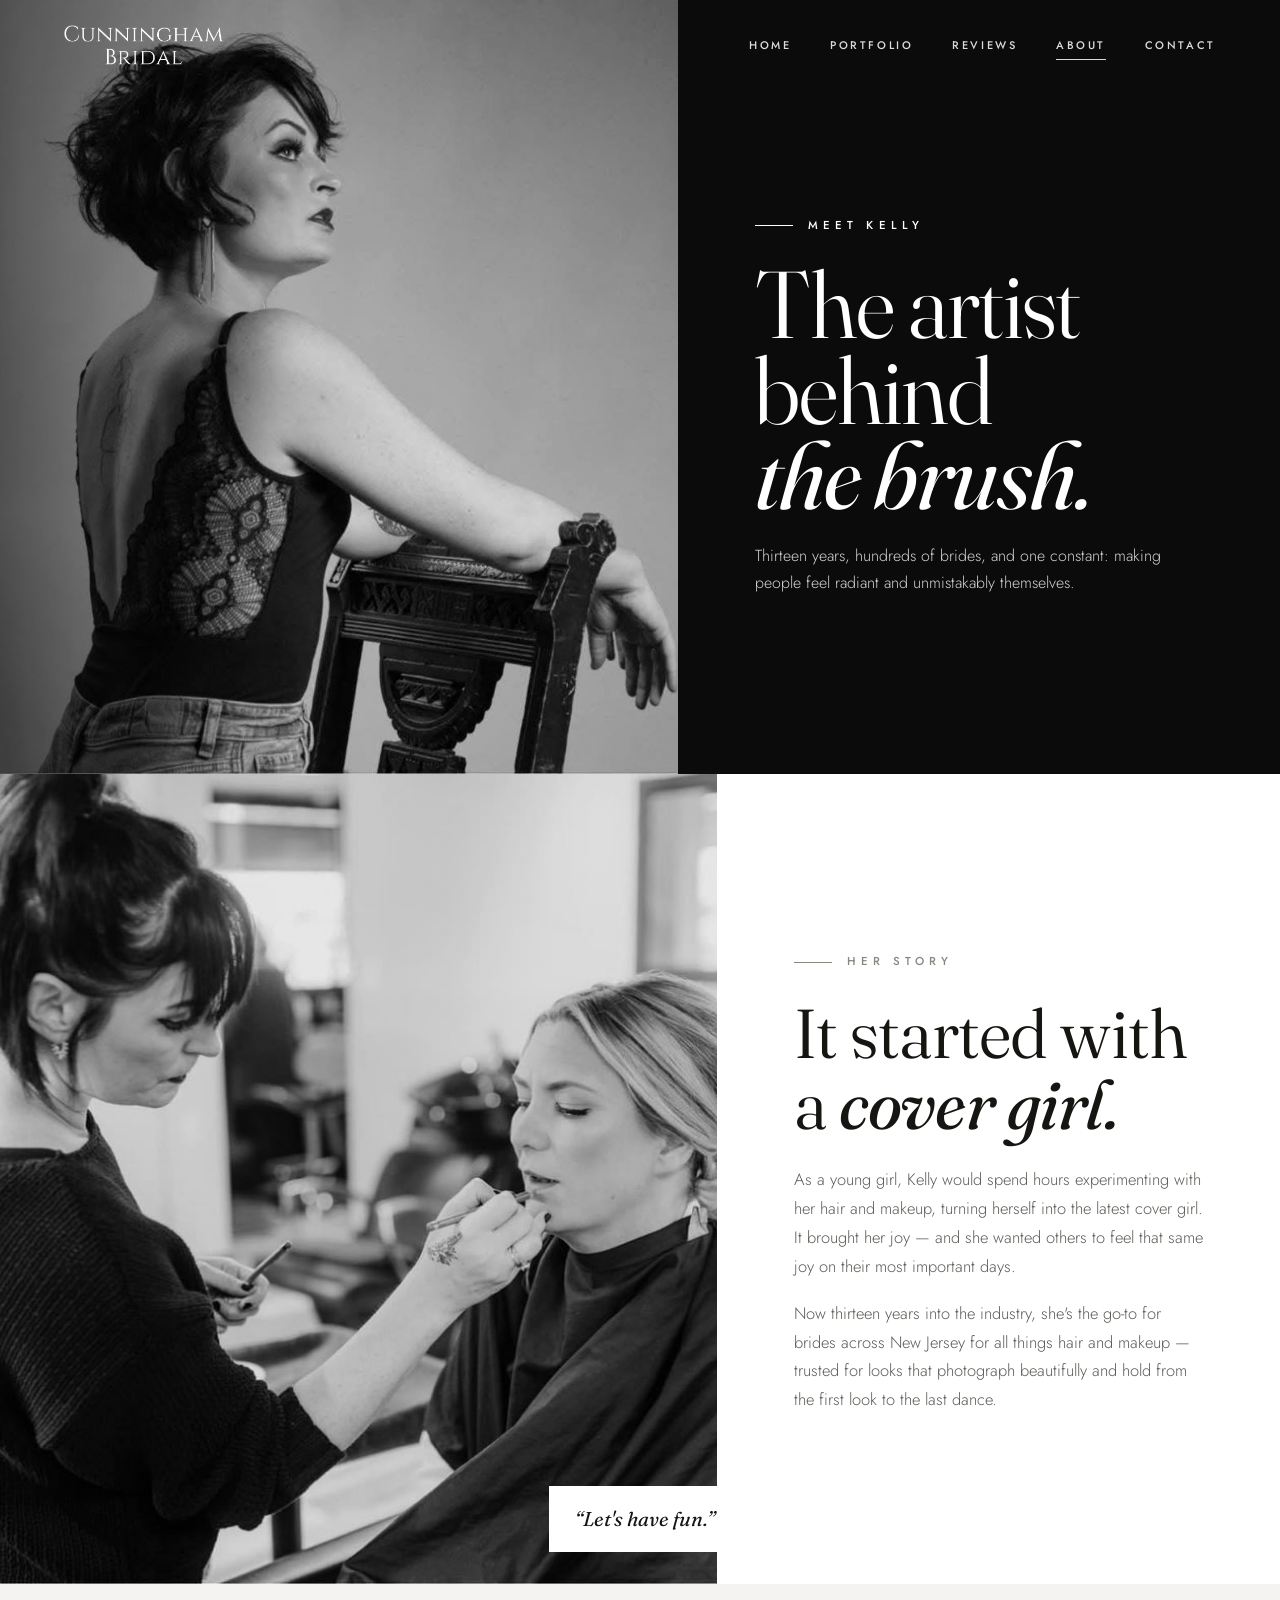
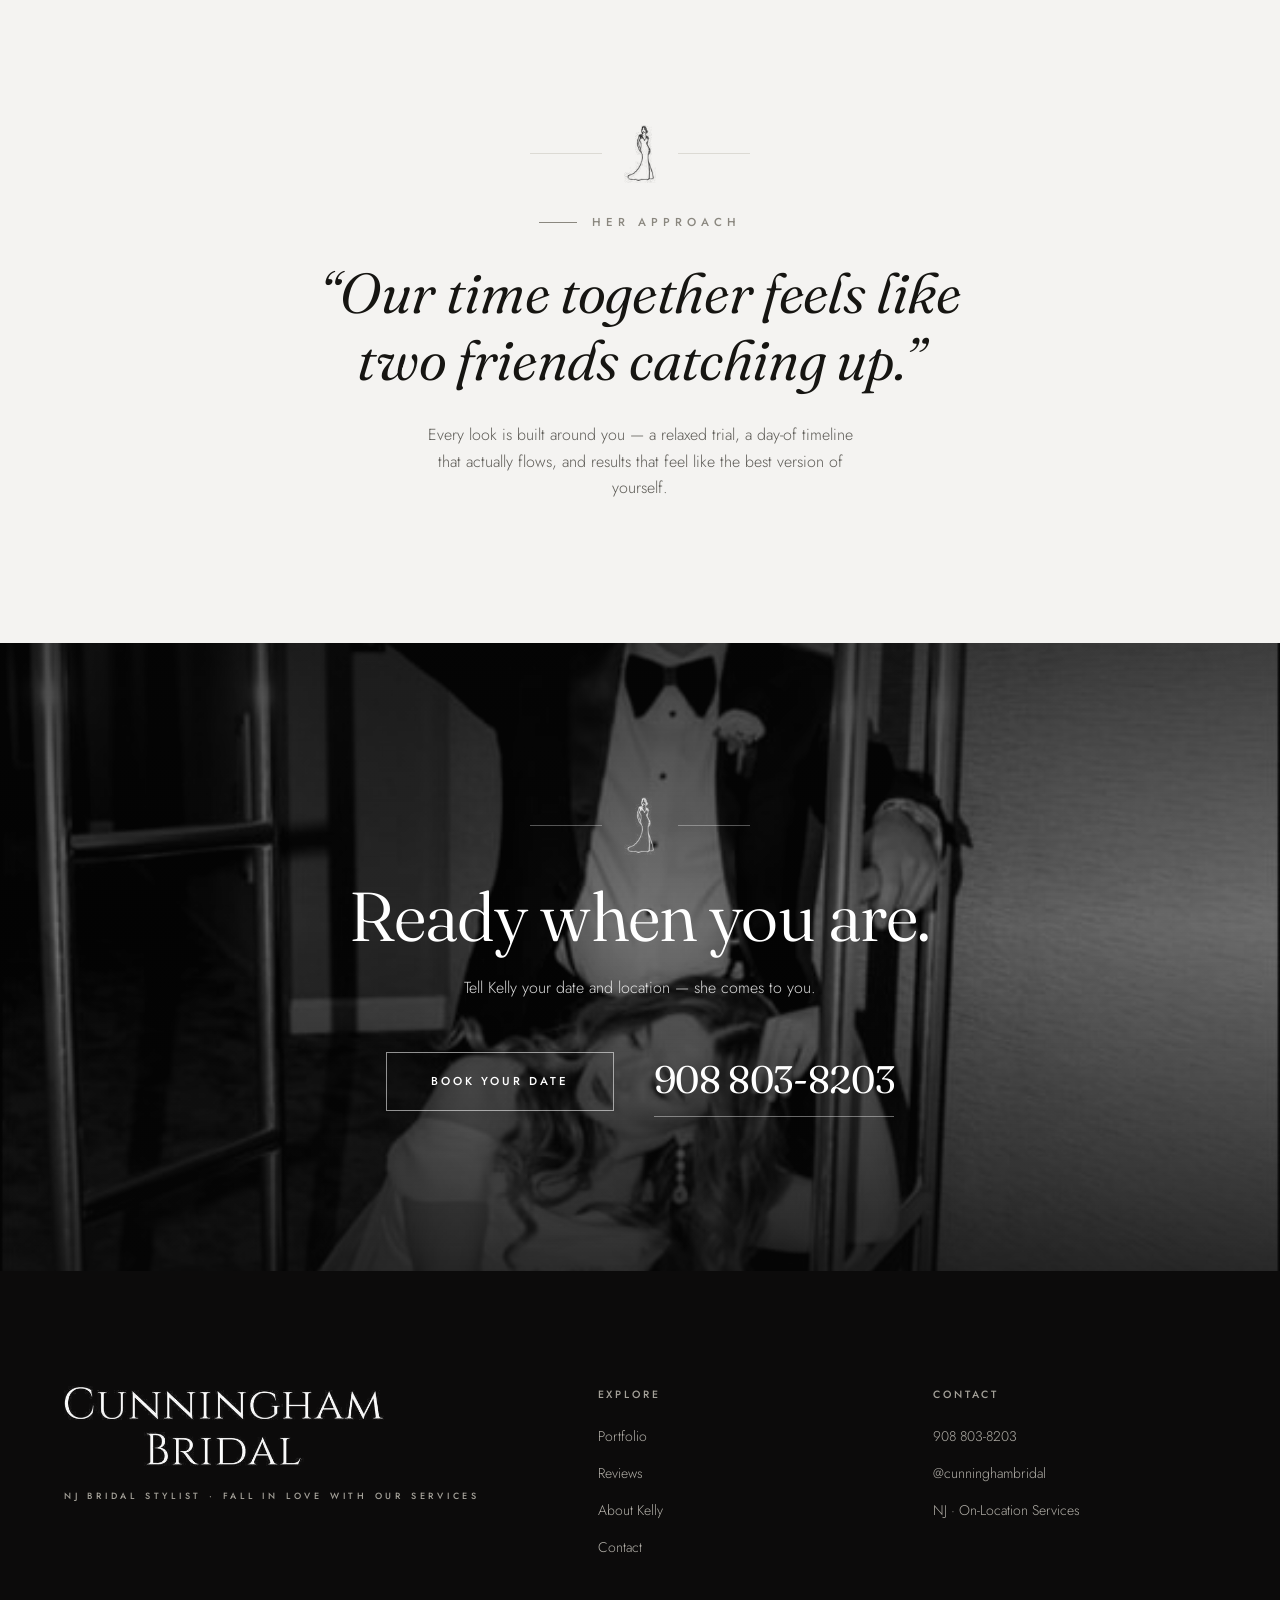
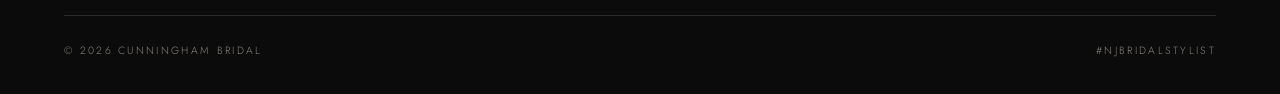
<file: about.html>
<!DOCTYPE html><html lang="en"><head><meta charset="utf-8"><meta name="viewport" content="width=device-width,initial-scale=1"><title>About Kelly Cunningham — NJ Bridal Hair & Makeup Artist</title><meta name="description" content="Meet Kelly Cunningham — thirteen years of on-location bridal hair and makeup across New Jersey, known for looks that feel effortless and photograph beautifully."><link rel="canonical" href="https://acunningham-ship-it.github.io/cunningham-bridal/about.html"><meta property="og:type" content="website"><meta property="og:site_name" content="Cunningham Bridal"><meta property="og:locale" content="en_US"><meta property="og:title" content="About Kelly Cunningham — NJ Bridal Hair &amp; Makeup Artist"><meta property="og:description" content="Meet Kelly Cunningham — thirteen years of on-location bridal hair and makeup across New Jersey, known for looks that feel effortless and photograph beautifully."><meta property="og:url" content="https://acunningham-ship-it.github.io/cunningham-bridal/about.html"><meta property="og:image" content="https://acunningham-ship-it.github.io/cunningham-bridal/assets/kelly-portrait.jpg"><meta property="og:image:alt" content="Kelly Cunningham, NJ bridal hair and makeup artist"><meta name="twitter:card" content="summary_large_image"><meta name="twitter:title" content="About Kelly Cunningham — NJ Bridal Hair &amp; Makeup Artist"><meta name="twitter:description" content="Meet Kelly Cunningham — thirteen years of on-location bridal hair and makeup across New Jersey, known for looks that feel effortless and photograph beautifully."><meta name="twitter:image" content="https://acunningham-ship-it.github.io/cunningham-bridal/assets/kelly-portrait.jpg"><meta name="robots" content="index, follow, max-image-preview:large"><meta name="author" content="Kelly Cunningham"><meta name="geo.region" content="US-NJ"><meta name="geo.placename" content="New Jersey"><meta name="ICBM" content="40.1991076, -74.2858554"><meta name="theme-color" content="#0c0b0b"><link rel="icon" type="image/svg+xml" href="assets/favicon.svg"><link rel="stylesheet" href="site.css"><script src="site.js" defer></script></head><body>

<header class="top"><div class="wrap">
<a class="brand" href="index.html"><img src="assets/logo-word-white.png" alt="Cunningham Bridal"></a>
<button class="nav-toggle" aria-label="Menu"><span></span><span></span><span></span></button>
<nav class="nav"><a href="index.html">Home</a><a href="portfolio.html">Portfolio</a><a href="reviews.html">Reviews</a><a href="about.html" aria-current="page">About</a><a href="contact.html">Contact</a></nav>
</div></header>

<!-- SUB HERO -->
<section class="subhero">
<div class="sh-media"><img src="assets/kelly-portrait.jpg" alt="Kelly Cunningham"></div>
<div class="sh-panel">
<p class="eyebrow reveal in">Meet Kelly</p>
<h1 class="display reveal in d1">The artist behind <em>the brush.</em></h1>
<p class="lede reveal in d2">Thirteen years, hundreds of brides, and one constant: making people feel radiant and unmistakably themselves.</p>
</div>
</section>

<!-- STORY (spread) -->
<section class="spread">
<div class="media"><img src="assets/photo-makeup-session.jpg" alt="Kelly Cunningham applying a client's makeup"><div class="cap">“Let's have fun.”</div></div>
<div class="panel"><div class="panel-inner reveal">
<p class="eyebrow">Her story</p>
<h2 class="h2">It started with a <em>cover girl.</em></h2>
<p class="body" style="margin-top:26px">As a young girl, Kelly would spend hours experimenting with her hair and makeup, turning herself into the latest cover girl. It brought her joy — and she wanted others to feel that same joy on their most important days.</p>
<p class="body" style="margin-top:18px">Now thirteen years into the industry, she's the go-to for brides across New Jersey for all things hair and makeup — trusted for looks that photograph beautifully and hold from the first look to the last dance.</p>
</div></div>
</section>

<!-- APPROACH -->
<section class="section bone center"><div class="wrap reveal" style="max-width:880px">
<div class="rule-gown center"><span class="r"></span><img class="gown" src="assets/gown-black.png" alt=""><span class="r"></span></div>
<p class="eyebrow" style="margin-top:30px">Her approach</p>
<p class="serif-quote">“Our time together feels like two friends catching up.”</p>
<p class="lede" style="margin:28px auto 0">Every look is built around you — a relaxed trial, a day-of timeline that actually flows, and results that feel like the best version of yourself.</p>
</div></section>

<!-- CTA -->
<section class="cta"><div class="bgimg"><img src="assets/photo-couple.jpg" alt=""></div><div class="wrap reveal">
<div class="rule-gown center"><span class="r"></span><img class="gown" src="assets/gown-white.png" alt=""><span class="r"></span></div>
<h2 class="h2" style="max-width:16ch;margin:26px auto 0">Ready when you are.</h2>
<p class="lede" style="margin:24px auto 0;text-align:center">Tell Kelly your date and location — she comes to you.</p>
<div class="cta-row"><a class="btn on-dark" href="contact.html">Book your date</a><a class="tel" href="tel:+19088038203">908 803-8203</a></div>
</div></section>

<footer class="foot"><div class="wrap">
<div class="grid">
<div><img class="foot-logo" src="assets/logo-word-white.png" alt="Cunningham Bridal"><span class="stylist">NJ Bridal Stylist · Fall in love with our services</span></div>
<div><h4>Explore</h4><ul><li><a href="portfolio.html">Portfolio</a></li><li><a href="reviews.html">Reviews</a></li><li><a href="about.html">About Kelly</a></li><li><a href="contact.html">Contact</a></li></ul></div>
<div><h4>Contact</h4><ul><li><a href="tel:+19088038203">908 803-8203</a></li><li><a href="https://www.instagram.com/cunninghambridal" target="_blank" rel="noopener">@cunninghambridal</a></li><li>NJ · On-Location Services</li></ul></div>
</div>
<div class="bar"><span>© <span id="year">2026</span> Cunningham Bridal</span><span>#NJBridalStylist</span></div>
</div></footer>
</body></html>
</file>
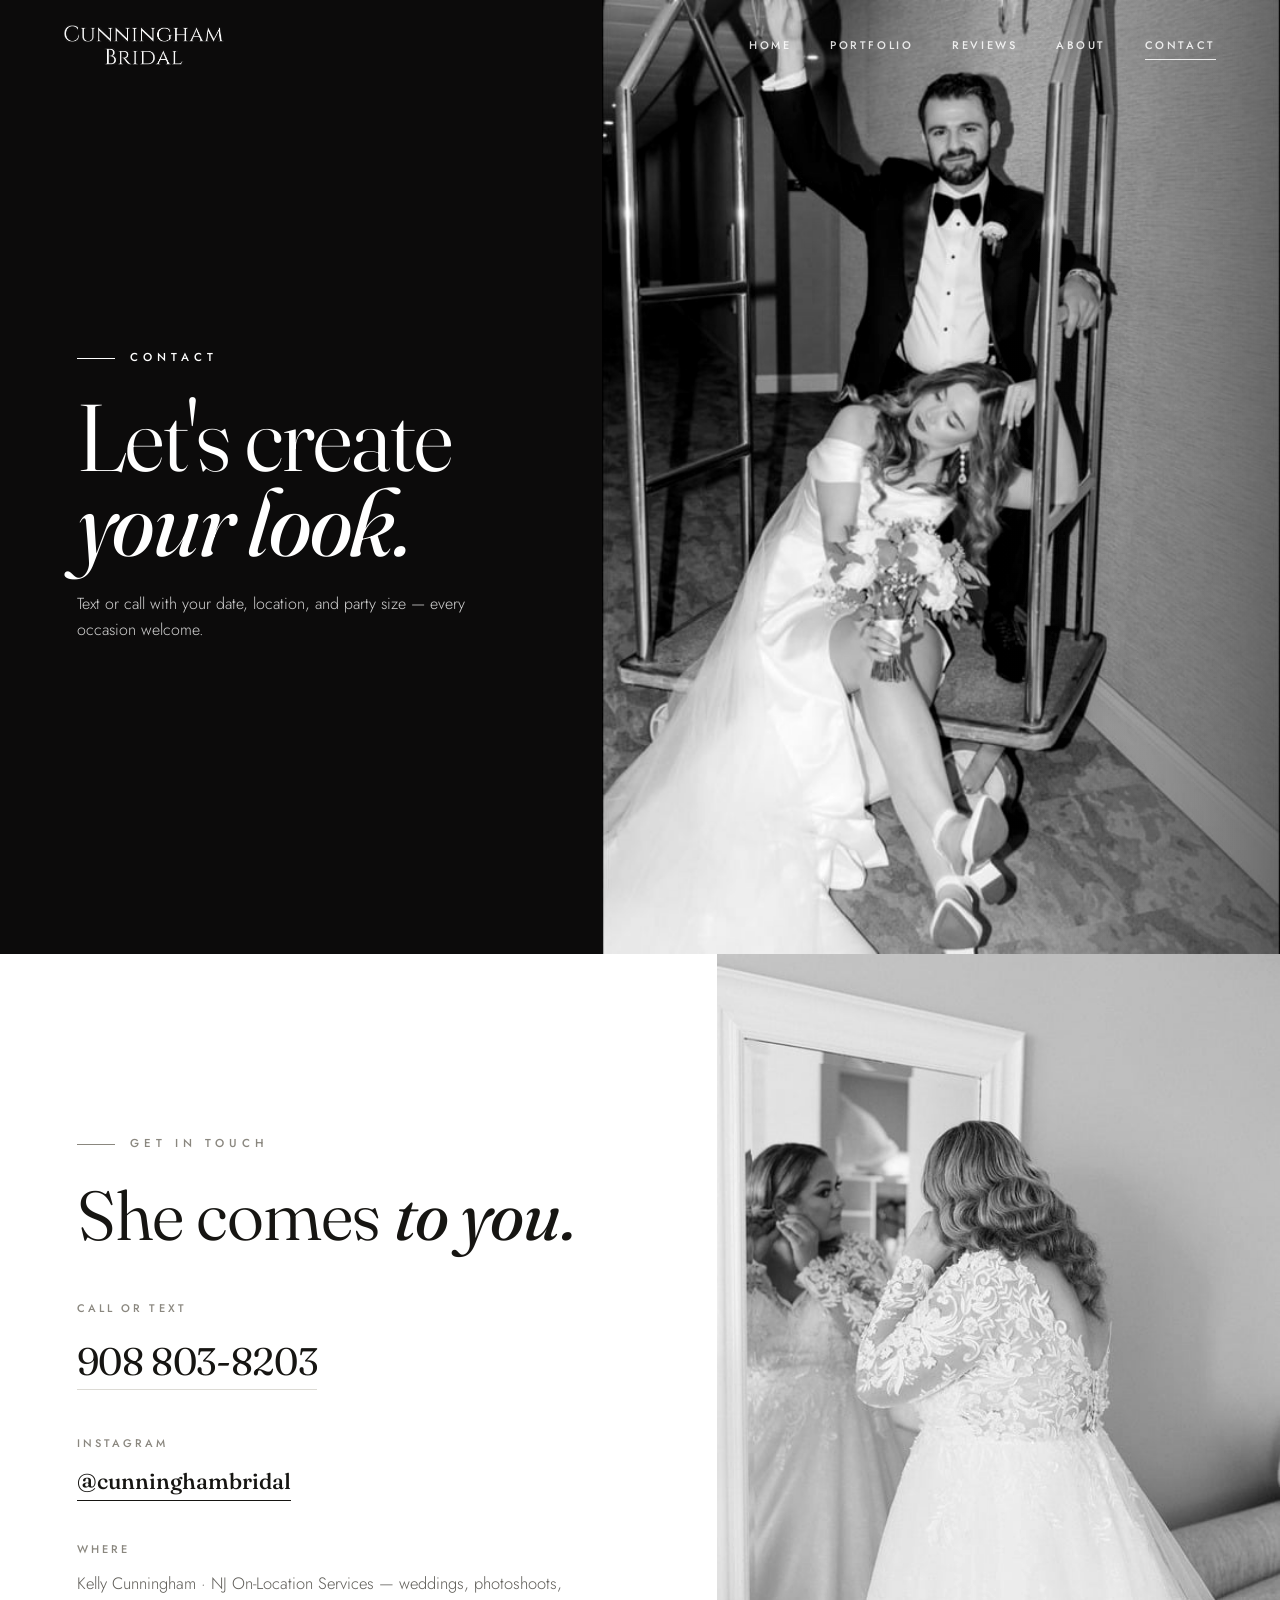
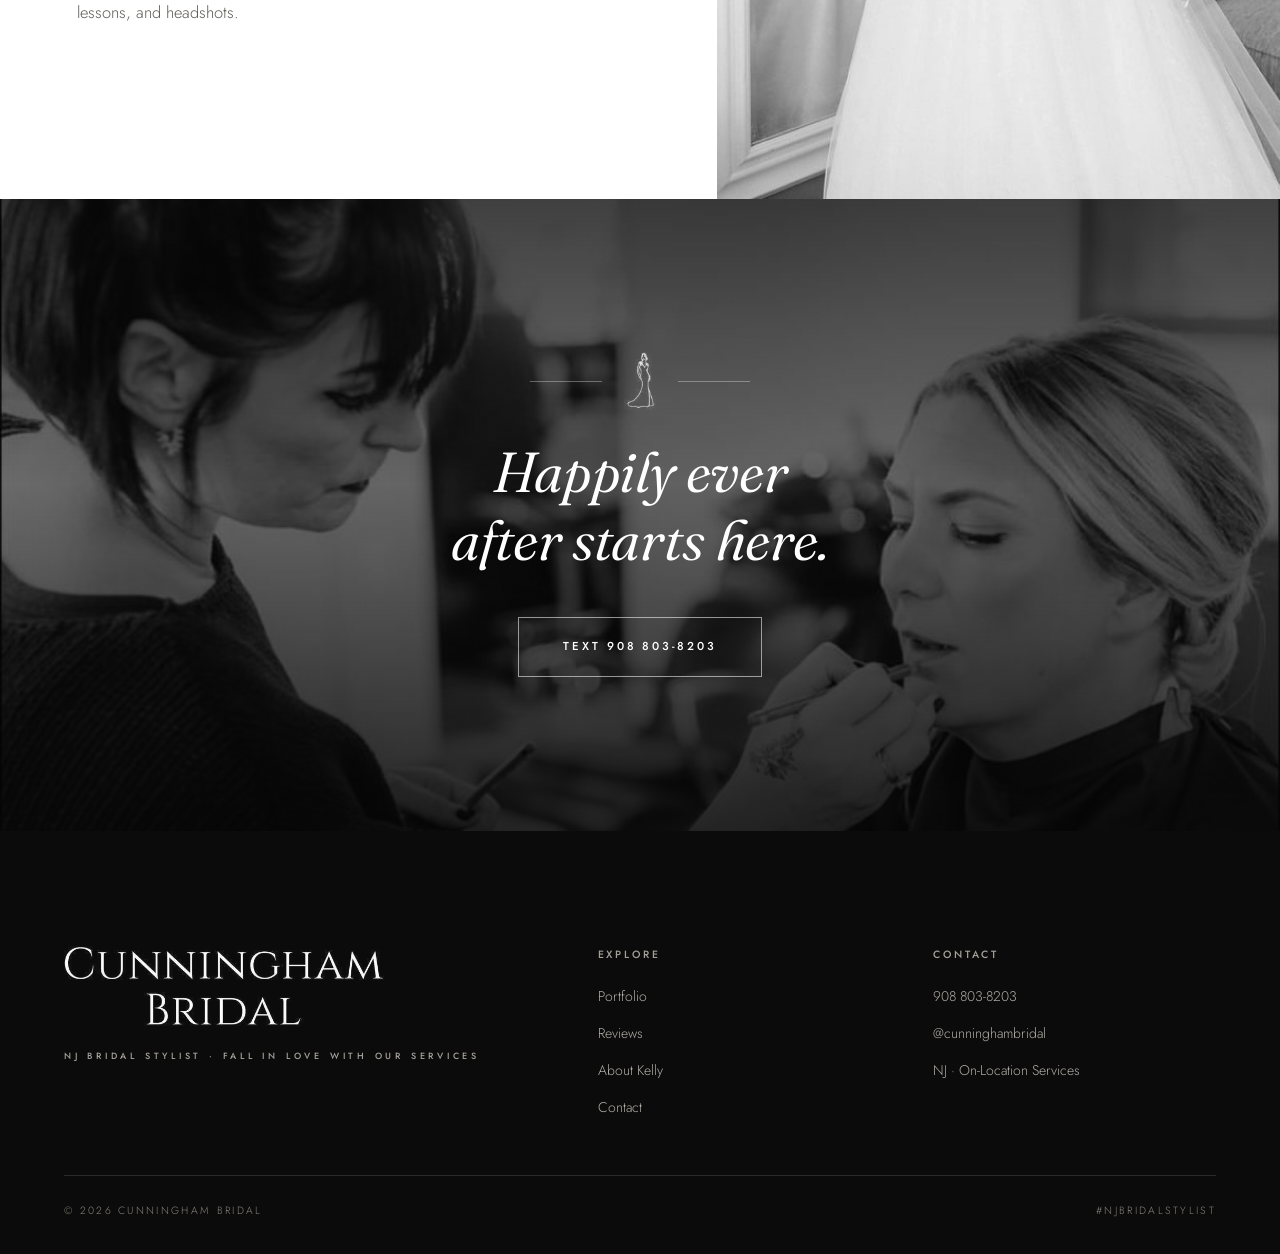
<file: contact.html>
<!DOCTYPE html><html lang="en"><head><meta charset="utf-8"><meta name="viewport" content="width=device-width,initial-scale=1"><title>Contact & Booking — Cunningham Bridal | NJ Bridal Hair & Makeup</title><meta name="description" content="Book Kelly Cunningham for NJ on-location bridal hair and makeup. Call or text 908 803-8203."><link rel="canonical" href="https://acunningham-ship-it.github.io/cunningham-bridal/contact.html"><meta property="og:type" content="website"><meta property="og:site_name" content="Cunningham Bridal"><meta property="og:locale" content="en_US"><meta property="og:title" content="Contact &amp; Booking — Cunningham Bridal | NJ Bridal Hair &amp; Makeup"><meta property="og:description" content="Book Kelly Cunningham for NJ on-location bridal hair and makeup. Call or text 908 803-8203."><meta property="og:url" content="https://acunningham-ship-it.github.io/cunningham-bridal/contact.html"><meta property="og:image" content="https://acunningham-ship-it.github.io/cunningham-bridal/assets/photo-couple.jpg"><meta property="og:image:alt" content="Cunningham Bridal — NJ on-location bridal hair and makeup"><meta name="twitter:card" content="summary_large_image"><meta name="twitter:title" content="Contact &amp; Booking — Cunningham Bridal | NJ Bridal Hair &amp; Makeup"><meta name="twitter:description" content="Book Kelly Cunningham for NJ on-location bridal hair and makeup. Call or text 908 803-8203."><meta name="twitter:image" content="https://acunningham-ship-it.github.io/cunningham-bridal/assets/photo-couple.jpg"><meta name="robots" content="index, follow, max-image-preview:large"><meta name="author" content="Kelly Cunningham"><meta name="geo.region" content="US-NJ"><meta name="geo.placename" content="New Jersey"><meta name="ICBM" content="40.1991076, -74.2858554"><meta name="theme-color" content="#0c0b0b"><link rel="icon" type="image/svg+xml" href="assets/favicon.svg"><link rel="stylesheet" href="site.css"><script src="site.js" defer></script></head><body>

<header class="top"><div class="wrap">
<a class="brand" href="index.html"><img src="assets/logo-word-white.png" alt="Cunningham Bridal"></a>
<button class="nav-toggle" aria-label="Menu"><span></span><span></span><span></span></button>
<nav class="nav"><a href="index.html">Home</a><a href="portfolio.html">Portfolio</a><a href="reviews.html">Reviews</a><a href="about.html">About</a><a href="contact.html" aria-current="page">Contact</a></nav>
</div></header>

<!-- SUB HERO (flip) -->
<section class="subhero flip">
<div class="sh-media"><img src="assets/photo-couple.jpg" alt="Newlywed couple"></div>
<div class="sh-panel">
<p class="eyebrow reveal in">Contact</p>
<h1 class="display reveal in d1">Let's create <em>your look.</em></h1>
<p class="lede reveal in d2">Text or call with your date, location, and party size — every occasion welcome.</p>
</div>
</section>

<!-- CONTACT (spread) -->
<section class="spread flip">
<div class="media"><img src="assets/photo-bridal-hair.jpg" alt="Bridal hair styled at the mirror"></div>
<div class="panel"><div class="panel-inner reveal">
<p class="eyebrow">Get in touch</p>
<h2 class="h2">She comes <em>to you.</em></h2>
<div class="contact-lines">
<div><p class="lab">Call or text</p><a class="tel" href="tel:+19088038203">908 803-8203</a></div>
<div><p class="lab">Instagram</p><a class="ulink" href="https://www.instagram.com/cunninghambridal" target="_blank" rel="noopener" style="font-family:var(--serif);font-size:22px;text-transform:none;letter-spacing:0">@cunninghambridal</a></div>
<div><p class="lab">Where</p><p class="body" style="margin-top:6px">Kelly Cunningham · NJ On-Location Services — weddings, photoshoots, lessons, and headshots.</p></div>
</div>
</div></div>
</section>

<!-- CTA -->
<section class="cta"><div class="bgimg"><img src="assets/photo-makeup-session.jpg" alt=""></div><div class="wrap reveal">
<div class="rule-gown center"><span class="r"></span><img class="gown" src="assets/gown-white.png" alt=""><span class="r"></span></div>
<p class="serif-quote" style="max-width:18ch;margin:28px auto 0;text-align:center">Happily ever after starts here.</p>
<div class="cta-row"><a class="btn on-dark" href="tel:+19088038203">Text 908 803-8203</a></div>
</div></section>

<footer class="foot"><div class="wrap">
<div class="grid">
<div><img class="foot-logo" src="assets/logo-word-white.png" alt="Cunningham Bridal"><span class="stylist">NJ Bridal Stylist · Fall in love with our services</span></div>
<div><h4>Explore</h4><ul><li><a href="portfolio.html">Portfolio</a></li><li><a href="reviews.html">Reviews</a></li><li><a href="about.html">About Kelly</a></li><li><a href="contact.html">Contact</a></li></ul></div>
<div><h4>Contact</h4><ul><li><a href="tel:+19088038203">908 803-8203</a></li><li><a href="https://www.instagram.com/cunninghambridal" target="_blank" rel="noopener">@cunninghambridal</a></li><li>NJ · On-Location Services</li></ul></div>
</div>
<div class="bar"><span>© <span id="year">2026</span> Cunningham Bridal</span><span>#NJBridalStylist</span></div>
</div></footer>
</body></html>
</file>
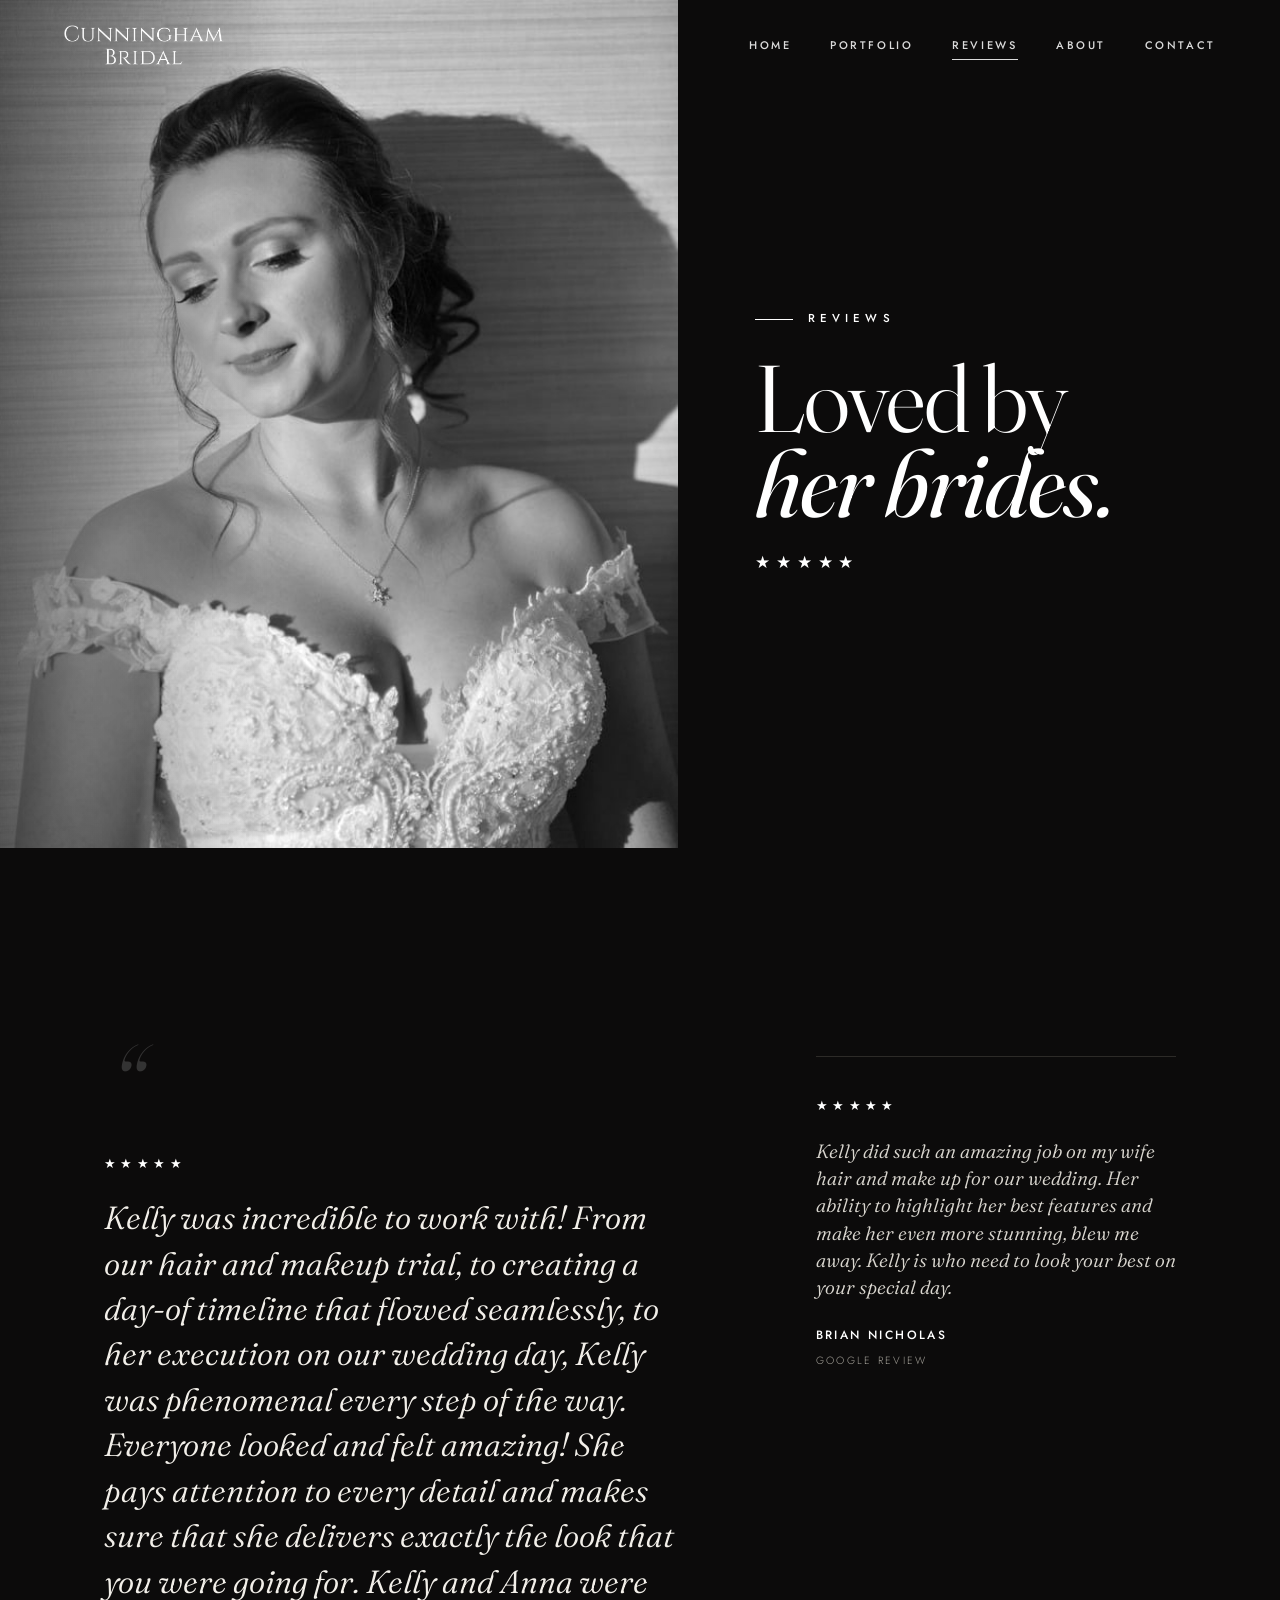
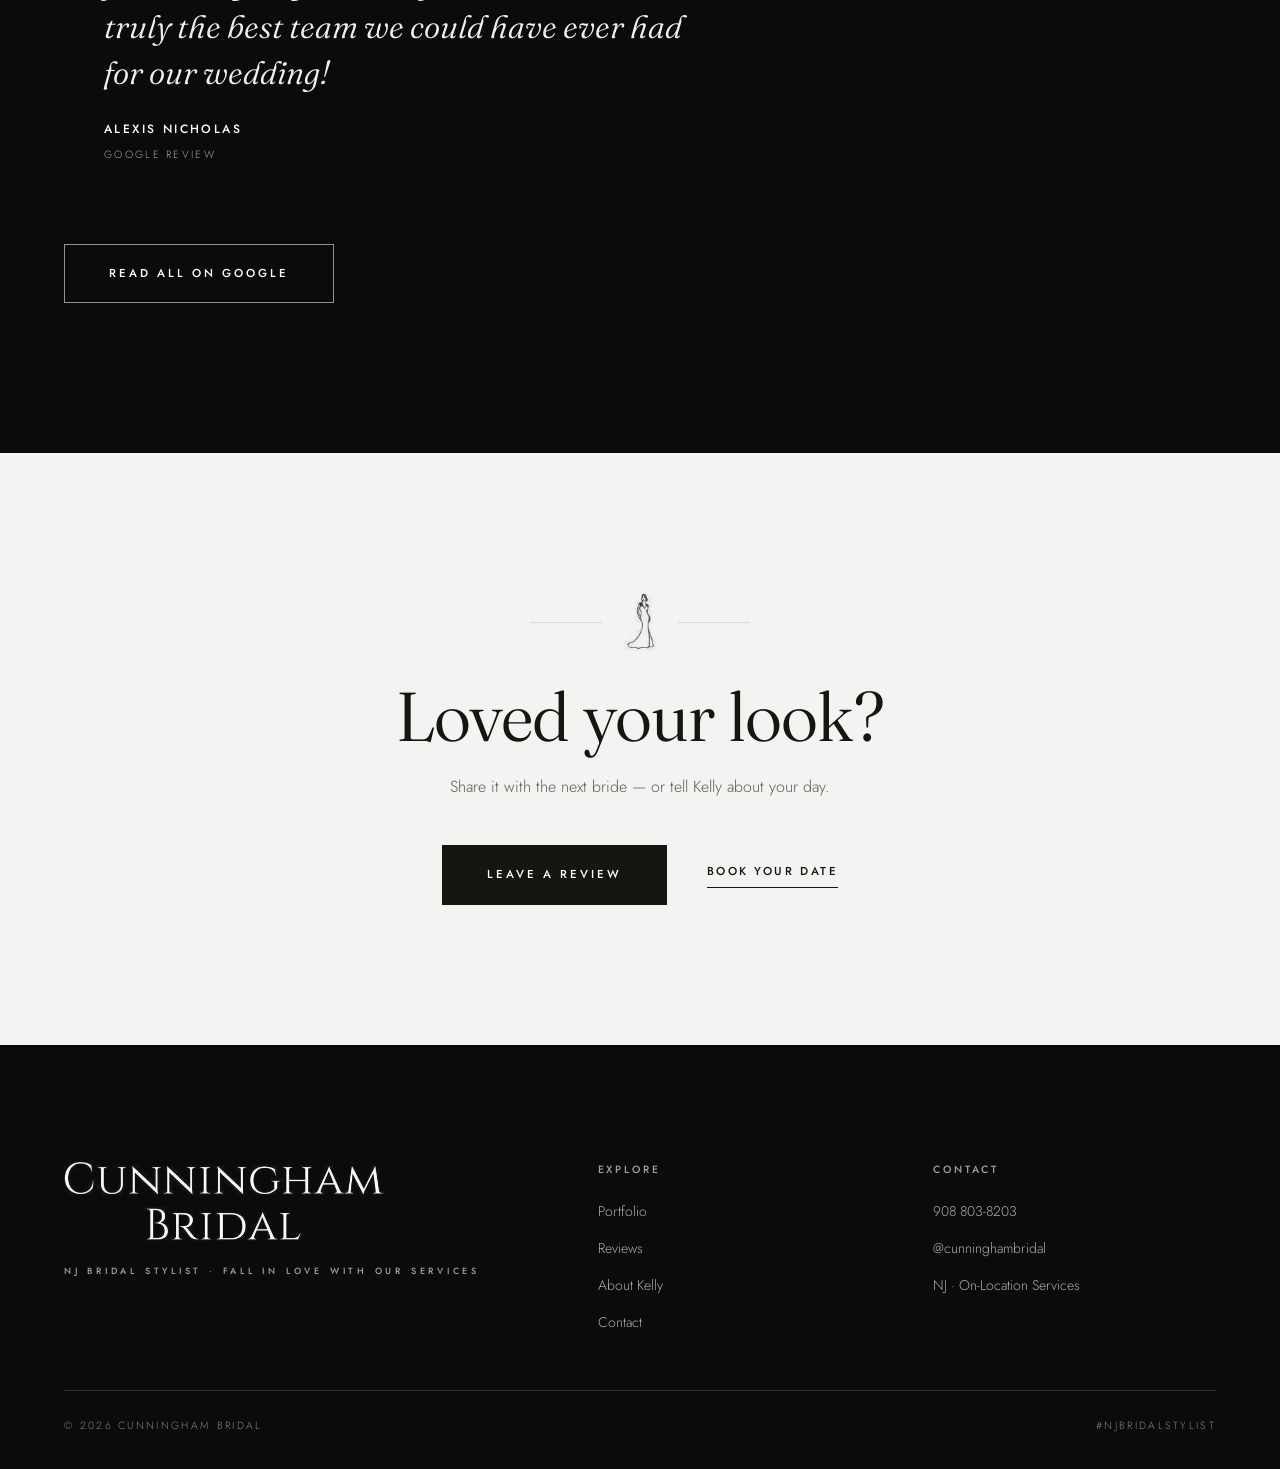
<file: reviews.html>
<!DOCTYPE html><html lang="en"><head><meta charset="utf-8"><meta name="viewport" content="width=device-width,initial-scale=1"><title>Reviews — Cunningham Bridal | 5-Star NJ Bridal Hair & Makeup</title><meta name="description" content="Real 5-star Google reviews for Kelly Cunningham — on-location bridal hair and makeup across New Jersey."><link rel="canonical" href="https://acunningham-ship-it.github.io/cunningham-bridal/reviews.html"><meta property="og:type" content="website"><meta property="og:site_name" content="Cunningham Bridal"><meta property="og:locale" content="en_US"><meta property="og:title" content="Reviews — Cunningham Bridal | 5-Star NJ Bridal Hair &amp; Makeup"><meta property="og:description" content="Real 5-star Google reviews for Kelly Cunningham — on-location bridal hair and makeup across New Jersey."><meta property="og:url" content="https://acunningham-ship-it.github.io/cunningham-bridal/reviews.html"><meta property="og:image" content="https://acunningham-ship-it.github.io/cunningham-bridal/assets/photo-bridal-makeup.jpg"><meta property="og:image:alt" content="Bride with soft glam makeup by Cunningham Bridal"><meta name="twitter:card" content="summary_large_image"><meta name="twitter:title" content="Reviews — Cunningham Bridal | 5-Star NJ Bridal Hair &amp; Makeup"><meta name="twitter:description" content="Real 5-star Google reviews for Kelly Cunningham — on-location bridal hair and makeup across New Jersey."><meta name="twitter:image" content="https://acunningham-ship-it.github.io/cunningham-bridal/assets/photo-bridal-makeup.jpg"><meta name="robots" content="index, follow, max-image-preview:large"><meta name="author" content="Kelly Cunningham"><meta name="geo.region" content="US-NJ"><meta name="geo.placename" content="New Jersey"><meta name="ICBM" content="40.1991076, -74.2858554"><meta name="theme-color" content="#0c0b0b"><link rel="icon" type="image/svg+xml" href="assets/favicon.svg"><link rel="stylesheet" href="site.css"><script src="site.js" defer></script></head><body>

<header class="top"><div class="wrap">
<a class="brand" href="index.html"><img src="assets/logo-word-white.png" alt="Cunningham Bridal"></a>
<button class="nav-toggle" aria-label="Menu"><span></span><span></span><span></span></button>
<nav class="nav"><a href="index.html">Home</a><a href="portfolio.html">Portfolio</a><a href="reviews.html" aria-current="page">Reviews</a><a href="about.html">About</a><a href="contact.html">Contact</a></nav>
</div></header>

<!-- SUB HERO -->
<section class="subhero">
<div class="sh-media"><img src="assets/photo-bridal-makeup.jpg" alt="Bride with soft glam makeup"></div>
<div class="sh-panel">
<p class="eyebrow reveal in">Reviews</p>
<h1 class="display reveal in d1">Loved by <em>her brides.</em></h1>
<div class="sh-stars reveal in d2" aria-label="5 out of 5 stars">★★★★★</div>
</div>
</section>

<!-- REVIEWS (editorial) -->
<section class="section dark"><div class="wrap">
<div class="reviews-editorial">
<figure class="review lead reveal">
<span class="qmark">“</span>
<div class="stars" aria-label="5 out of 5 stars">★★★★★</div>
<blockquote class="review-text">Kelly was incredible to work with! From our hair and makeup trial, to creating a day-of timeline that flowed seamlessly, to her execution on our wedding day, Kelly was phenomenal every step of the way. Everyone looked and felt amazing! She pays attention to every detail and makes sure that she delivers exactly the look that you were going for. Kelly and Anna were truly the best team we could have ever had for our wedding!</blockquote>
<figcaption class="review-by"><div class="review-name">Alexis Nicholas</div><p class="review-src">Google Review</p></figcaption>
</figure>
<figure class="review reveal d1">
<div class="stars" aria-label="5 out of 5 stars">★★★★★</div>
<blockquote class="review-text">Kelly did such an amazing job on my wife hair and make up for our wedding. Her ability to highlight her best features and make her even more stunning, blew me away. Kelly is who need to look your best on your special day.</blockquote>
<figcaption class="review-by"><div class="review-name">Brian Nicholas</div><p class="review-src">Google Review</p></figcaption>
</figure>
</div>
<div class="reveal" style="margin-top:clamp(44px,5vw,66px)">
<a class="btn on-dark" href="https://www.google.com/maps/place/Cunningham+Bridal/@40.1991076,-74.2858554,17z/data=!4m8!3m7!1s0x2514eeabd77d22e5:0xa32b5c35cd24fb04!8m2!3d40.1991076!4d-74.2858554!9m1!1b1" target="_blank" rel="noopener">Read all on Google</a>
</div>
</div></section>

<!-- LEAVE A REVIEW -->
<section class="section bone center"><div class="wrap reveal" style="max-width:760px">
<div class="rule-gown center"><span class="r"></span><img class="gown" src="assets/gown-black.png" alt=""><span class="r"></span></div>
<h2 class="h2" style="margin:30px auto 0">Loved your look?</h2>
<p class="lede" style="margin:22px auto 0">Share it with the next bride — or tell Kelly about your day.</p>
<div class="cta-row"><a class="btn solid" href="https://www.google.com/maps/place/Cunningham+Bridal/@40.1991076,-74.2858554,17z/data=!4m8!3m7!1s0x2514eeabd77d22e5:0xa32b5c35cd24fb04!8m2!3d40.1991076!4d-74.2858554!9m1!1b1" target="_blank" rel="noopener">Leave a review</a><a class="ulink" href="contact.html">Book your date</a></div>
</div></section>

<footer class="foot"><div class="wrap">
<div class="grid">
<div><img class="foot-logo" src="assets/logo-word-white.png" alt="Cunningham Bridal"><span class="stylist">NJ Bridal Stylist · Fall in love with our services</span></div>
<div><h4>Explore</h4><ul><li><a href="portfolio.html">Portfolio</a></li><li><a href="reviews.html">Reviews</a></li><li><a href="about.html">About Kelly</a></li><li><a href="contact.html">Contact</a></li></ul></div>
<div><h4>Contact</h4><ul><li><a href="tel:+19088038203">908 803-8203</a></li><li><a href="https://www.instagram.com/cunninghambridal" target="_blank" rel="noopener">@cunninghambridal</a></li><li>NJ · On-Location Services</li></ul></div>
</div>
<div class="bar"><span>© <span id="year">2026</span> Cunningham Bridal</span><span>#NJBridalStylist</span></div>
</div></footer>
</body></html>
</file>
<file: site.css>
@import url('https://fonts.googleapis.com/css2?family=Fraunces:ital,opsz,wght@0,9..144,300..600;1,9..144,400..600&family=Jost:wght@300;400;500&display=swap');

/* =========================================================
   Cunningham Bridal — black & white editorial folio
   True black · crisp white · greys.  Elegant, with wit.
   Display: Fraunces (high-contrast serif, echoes the logo)
   UI/body: Jost.  Brand mark: the real logo art.
   ========================================================= */
:root{
  --white:#ffffff;
  --paper:#f4f3f1;      /* soft light-grey alt bg */
  --paper-2:#e9e7e3;    /* deeper light grey */
  --black:#0c0b0b;      /* true black anchor */
  --black-2:#171614;    /* raised dark panel */
  --ink:#161512;        /* headlines / strong text on light */
  --soft:#5e5c57;       /* muted body on light */
  --soft-d:#b1aea7;     /* muted body on dark */
  --mute:#8a877f;       /* eyebrow/label grey (light) */
  --mute-d:#a4a199;     /* eyebrow/label grey (dark) */
  --line:#dcdad4;       /* hairline (light) */
  --line-d:#2d2b28;     /* hairline (dark) */
  --serif:'Fraunces',Georgia,'Times New Roman',serif;
  --sans:'Jost','Helvetica Neue',Arial,sans-serif;
  --max:1320px;
  --pad:clamp(22px,5vw,68px);
}
*{box-sizing:border-box}
html{scroll-behavior:smooth}
body{margin:0;font-family:var(--sans);font-weight:300;background:var(--white);color:var(--ink);
  line-height:1.72;font-optical-sizing:auto;-webkit-font-smoothing:antialiased;overflow-x:hidden}
img{display:block;max-width:100%}
a{color:inherit;text-decoration:none;transition:color .3s,opacity .3s,border-color .3s}
.wrap{max-width:var(--max);margin:0 auto;padding:0 var(--pad)}

/* ---------- type ---------- */
.eyebrow{font-family:var(--sans);font-size:11.5px;font-weight:500;letter-spacing:.44em;text-transform:uppercase;
  color:var(--mute);margin:0 0 26px;display:inline-flex;align-items:center;gap:15px}
.eyebrow::before{content:"";width:38px;height:1px;background:currentColor;display:inline-block}
.center .eyebrow{justify-content:center}
.display,.h2,.h3{font-family:var(--serif);font-weight:340;text-wrap:balance;margin:0;color:var(--ink)}
.display{line-height:.9;letter-spacing:-.014em;font-size:clamp(50px,10vw,150px)}
.h2{line-height:1.02;letter-spacing:-.012em;font-size:clamp(34px,5.4vw,76px)}
.h3{line-height:1.12;font-size:clamp(24px,3vw,40px)}
.display em,.h2 em,.h3 em,.serif-quote em{font-style:italic;font-weight:420}
.lede{font-size:clamp(15.5px,1.25vw,19px);color:var(--soft);margin:0;max-width:48ch;font-weight:300;line-height:1.68}
.body{font-size:16.5px;color:var(--soft);margin:0;max-width:56ch;line-height:1.75}
.serif-quote{font-family:var(--serif);font-style:italic;font-weight:360;font-size:clamp(28px,4.4vw,60px);
  line-height:1.2;margin:0;letter-spacing:-.006em;text-wrap:balance;color:var(--ink)}

/* ---------- buttons / links (crisp B&W inversions = the wit) ---------- */
.btn{position:relative;display:inline-block;font-family:var(--sans);font-size:11.5px;font-weight:500;
  letter-spacing:.26em;text-transform:uppercase;padding:19px 44px;border:1px solid var(--ink);color:var(--ink);
  background:transparent;cursor:pointer;overflow:hidden;z-index:0}
.btn::before{content:"";position:absolute;inset:0;background:var(--ink);transform:translateY(101%);
  transition:transform .45s cubic-bezier(.7,0,.2,1);z-index:-1}
.btn:hover{color:var(--white)}
.btn:hover::before{transform:translateY(0)}
.btn.solid{background:var(--ink);color:var(--white);border-color:var(--ink)}
.btn.solid::before{background:var(--white)}
.btn.solid:hover{color:var(--ink)}
.btn.on-dark{border-color:rgba(255,255,255,.55);color:var(--white)}
.btn.on-dark::before{background:var(--white)}
.btn.on-dark:hover{color:var(--black)}
.ulink{position:relative;font-size:11.5px;font-weight:500;letter-spacing:.22em;text-transform:uppercase;
  padding-bottom:6px;color:inherit;white-space:nowrap}
.ulink::after{content:"";position:absolute;left:0;bottom:0;width:100%;height:1px;background:currentColor;
  transform:scaleX(1);transform-origin:right;transition:transform .45s}
.ulink:hover::after{transform:scaleX(0);transform-origin:left}
.tel{font-family:var(--serif);font-weight:380;font-size:clamp(26px,3vw,44px);border-bottom:1px solid var(--line);
  padding-bottom:4px;letter-spacing:-.01em;white-space:nowrap}
.tel:hover{border-color:var(--ink)}

/* ---------- header ---------- */
.top{position:fixed;top:0;left:0;right:0;z-index:40;transition:background .45s,box-shadow .45s,padding .45s;padding:12px 0;color:var(--white)}
.top .wrap{display:flex;align-items:center;justify-content:space-between;height:66px;gap:20px}
.brand{display:inline-block;line-height:0}
.brand img{height:clamp(28px,4.2vw,40px);width:auto;display:block}
.top.solid{background:var(--black);box-shadow:0 1px 0 var(--line-d);padding:4px 0}
.nav{display:flex;gap:clamp(20px,3vw,42px)}
.nav a{font-size:11px;font-weight:500;letter-spacing:.24em;text-transform:uppercase;padding:6px 0;opacity:.85;position:relative}
.nav a::after{content:"";position:absolute;left:0;bottom:0;width:100%;height:1px;background:currentColor;
  transform:scaleX(0);transform-origin:left;transition:transform .38s}
.nav a:hover{opacity:1}.nav a:hover::after,.nav a[aria-current]::after{transform:scaleX(1)}
.nav-toggle{display:none;width:46px;height:46px;background:transparent;border:0;cursor:pointer;
  flex-direction:column;align-items:center;justify-content:center;gap:6px;color:inherit}
.nav-toggle span{display:block;width:27px;height:1.5px;background:currentColor;transition:transform .3s,opacity .25s}

/* ---------- gown divider (ownable motif from the logo) ---------- */
.rule-gown{display:flex;align-items:center;gap:clamp(14px,2.4vw,22px);width:fit-content;color:var(--line)}
.rule-gown.center{margin-left:auto;margin-right:auto}
.rule-gown .r{height:1px;width:clamp(42px,7vw,72px);background:currentColor}
.rule-gown .gown{height:clamp(40px,5.4vw,58px);width:auto;opacity:.92}
.section.dark .rule-gown,.feature .rule-gown,.cta .rule-gown,.brandmark .rule-gown,.subhero .rule-gown{color:rgba(255,255,255,.32)}

/* ---------- photos: grayscale system, colour on hover, colour in lightbox ---------- */
.hero-media img,.subhero .sh-media img,.spread .media img,.frame img,.gcell img,.cta .bgimg img,.feature-media img{
  filter:grayscale(1) contrast(1.03)}
.hero-media img,.subhero .sh-media img,.cta .bgimg img{transition:filter .7s ease,transform 1s ease}
.spread .media img,.frame img,.gcell img{transition:filter .7s cubic-bezier(.2,.7,.2,1),transform 1.1s cubic-bezier(.2,.7,.2,1)}
.spread .media:hover img,.frame:hover img,.gcell:hover img{filter:grayscale(0) contrast(1)}
.color img,.feature.color .feature-media img,.spread.color .media img{filter:none!important}
.lightbox img{filter:none}

/* ---------- HERO (home) ---------- */
.hero{position:relative;min-height:100svh;display:flex;align-items:flex-end;overflow:hidden;background:var(--black)}
.hero-media{position:absolute;inset:0;z-index:0}
.hero-media img{width:100%;height:100%;object-fit:cover;object-position:52% 28%;animation:heroZoom 16s ease-out forwards;will-change:transform}
@keyframes heroZoom{from{transform:scale(1.1)}to{transform:scale(1)}}
.hero::before{content:"";position:absolute;inset:0;z-index:1;background:
  linear-gradient(115deg,rgba(6,6,6,.78) 0%,rgba(6,6,6,.34) 42%,rgba(6,6,6,.06) 68%,rgba(6,6,6,.3) 100%),
  linear-gradient(0deg,rgba(6,6,6,.9) 0%,rgba(6,6,6,.12) 44%,rgba(6,6,6,.24) 100%)}
.hero-grid{position:relative;z-index:3;width:100%;color:var(--white);padding-bottom:clamp(60px,10vh,128px);padding-top:130px}
.hero-meta{font-size:11px;font-weight:500;letter-spacing:.42em;text-transform:uppercase;color:var(--white);
  margin:0 0 clamp(20px,4vh,38px);display:flex;align-items:center;gap:16px;flex-wrap:wrap;opacity:.9}
.hero-meta::before{content:"";width:40px;height:1px;background:currentColor}
.nameplate{font-family:var(--serif);font-weight:330;line-height:.86;letter-spacing:-.022em;margin:0;
  font-size:clamp(58px,13vw,182px);color:var(--white)}
.nameplate em{font-style:italic;font-weight:360}
.hero-lede{color:rgba(255,255,255,.9);margin:clamp(24px,3.4vh,36px) 0 0;max-width:40ch;
  font-size:clamp(16px,1.4vw,20px);line-height:1.7;font-weight:300}
.hero-cta{display:flex;align-items:center;gap:clamp(22px,3vw,38px);flex-wrap:wrap;margin-top:clamp(30px,4.4vh,46px)}
.hero-rail{position:absolute;right:clamp(18px,3vw,42px);top:50%;z-index:3;transform:translateY(-50%) rotate(90deg);
  transform-origin:right center;font-size:10.5px;font-weight:500;letter-spacing:.5em;text-transform:uppercase;
  color:rgba(255,255,255,.55);white-space:nowrap}
.scroll-cue{position:absolute;left:50%;bottom:22px;z-index:3;transform:translateX(-50%);color:rgba(255,255,255,.6);
  font-size:9.5px;letter-spacing:.36em;text-transform:uppercase;display:flex;flex-direction:column;align-items:center;gap:12px}
.scroll-cue::after{content:"";width:1px;height:46px;background:rgba(255,255,255,.45);animation:cue 2.2s ease-in-out infinite}
@keyframes cue{0%,100%{transform:scaleY(.35);transform-origin:top;opacity:.35}50%{transform:scaleY(1);opacity:1}}

/* ---------- sub-page hero (editorial split) ---------- */
.subhero{position:relative;min-height:clamp(560px,86vh,880px);display:grid;grid-template-columns:1.06fr .94fr;
  background:var(--black);color:var(--white);overflow:hidden}
.subhero.flip{grid-template-columns:.94fr 1.06fr}
.subhero .sh-media{position:relative;overflow:hidden}
.subhero.flip .sh-media{order:2}
.subhero .sh-media img{width:100%;height:100%;object-fit:cover;object-position:50% 26%;animation:heroZoom 16s ease-out forwards}
.subhero .sh-media::after{content:"";position:absolute;inset:0;background:linear-gradient(90deg,rgba(6,6,6,.55),transparent 42%)}
.subhero.flip .sh-media::after{background:linear-gradient(270deg,rgba(6,6,6,.55),transparent 42%)}
.subhero .sh-panel{display:flex;flex-direction:column;justify-content:center;padding:clamp(80px,9vw,120px) clamp(40px,6vw,92px) clamp(48px,6vw,80px)}
.subhero .eyebrow{color:var(--white);opacity:.9}
.subhero .display{color:var(--white);font-size:clamp(46px,7.4vw,124px)}
.subhero .lede{color:rgba(255,255,255,.82);margin-top:26px}
.subhero .sh-stars{color:var(--white);letter-spacing:.34em;font-size:17px;margin-top:22px}

/* ---------- sections ---------- */
.section{position:relative;padding:clamp(84px,11vw,158px) 0}
.section.tight{padding:clamp(56px,8vw,104px) 0}
.section.bone{background:var(--paper)}
.section.dark{background:var(--black);color:var(--white)}
.section.dark .eyebrow{color:var(--mute-d)}
.section.dark .display,.section.dark .h2,.section.dark .h3,.section.dark .serif-quote{color:var(--white)}
.section.dark .lede,.section.dark .body{color:var(--soft-d)}
.center{text-align:center}
.center .lede,.center .body{margin-left:auto;margin-right:auto}
.head-row{display:flex;justify-content:space-between;align-items:flex-end;gap:26px;flex-wrap:wrap;margin-bottom:clamp(30px,4vw,54px)}

/* ---------- BRANDMARK interstitial (the logo + authority moment) ---------- */
.brandmark{background:var(--black);color:var(--white);text-align:center;padding:clamp(66px,9vw,120px) var(--pad);position:relative}
.brandmark-logo{width:clamp(258px,42vw,540px);margin:0 auto}
.authority-line{font-family:var(--serif);font-weight:330;font-size:clamp(24px,3.8vw,50px);line-height:1.16;
  margin:clamp(34px,5vw,56px) auto 0;display:flex;align-items:center;justify-content:center;
  gap:clamp(16px,2.6vw,38px);flex-wrap:wrap;letter-spacing:-.01em;color:var(--white)}
.authority-line i{font-style:normal;color:var(--mute-d);font-size:.42em;transform:translateY(-.12em)}

/* ---------- marquee ---------- */
.marquee{background:var(--black-2);color:var(--white);overflow:hidden;padding:20px 0;border-top:1px solid var(--line-d);border-bottom:1px solid var(--line-d)}
.marquee .track{display:flex;width:max-content;animation:scrollX 32s linear infinite;
  font-family:var(--serif);font-style:italic;font-weight:400;font-size:clamp(20px,2.2vw,30px);white-space:nowrap;color:#efece6}
.marquee .track span{display:flex;align-items:center;gap:52px;padding-right:52px}
.marquee .track span::after{content:"◇";color:var(--mute-d);font-size:11px;font-style:normal}
@keyframes scrollX{to{transform:translateX(-50%)}}

/* ---------- SPREAD (edge-to-edge asymmetric split) ---------- */
.spread{display:grid;grid-template-columns:1.12fr .88fr;align-items:stretch;min-height:min(90vh,880px)}
.spread.dark{background:var(--black);color:var(--white)}
.spread.bone{background:var(--paper)}
.spread .media{position:relative;overflow:hidden;min-height:56vw}
.spread .media img{width:100%;height:100%;object-fit:cover;object-position:50% 28%}
.spread .panel{display:flex;flex-direction:column;justify-content:center;padding:clamp(48px,7vw,110px) clamp(40px,6vw,96px)}
.spread .panel-inner{max-width:520px}
.spread.flip .media{order:2}
.spread.flip .panel{order:1}
.spread.dark .display,.spread.dark .h2{color:var(--white)}
.spread.dark .lede,.spread.dark .body{color:var(--soft-d)}
.spread.dark .eyebrow{color:var(--mute-d)}
.spread .cap{position:absolute;bottom:32px;background:var(--white);color:var(--ink);padding:20px 26px;max-width:220px;
  font-family:var(--serif);font-style:italic;font-weight:400;font-size:20px;line-height:1.28;
  box-shadow:0 34px 60px -34px rgba(0,0,0,.5)}
.spread:not(.flip) .cap{right:-24px}
.spread.flip .cap{left:-24px}

/* ---------- FEATURE (full-bleed image + overlaid editorial copy) ---------- */
.feature{position:relative;min-height:min(96vh,900px);display:flex;align-items:flex-end;overflow:hidden;background:var(--black);color:var(--white)}
.feature-media{position:absolute;inset:0;z-index:0}
.feature-media img{width:100%;height:100%;object-fit:cover;object-position:52% 26%}
.feature::before{content:"";position:absolute;inset:0;z-index:1;background:
  linear-gradient(90deg,rgba(6,6,6,.9) 0%,rgba(6,6,6,.5) 40%,rgba(6,6,6,.1) 80%),
  linear-gradient(0deg,rgba(6,6,6,.72),transparent 46%)}
.feature .wrap{position:relative;z-index:2;width:100%;padding-top:clamp(80px,10vw,130px);padding-bottom:clamp(70px,9vw,120px)}
.feature .panel-inner{max-width:780px}
.feature .rule-gown{margin-bottom:30px}
.feature .serif-quote{color:var(--white)}
.feature .lede{color:rgba(255,255,255,.82);margin-top:30px;max-width:52ch}

/* ---------- numbered services ---------- */
.svc-list{border-top:1px solid var(--line);margin-top:clamp(28px,4vw,44px)}
.spread.dark .svc-list{border-color:var(--line-d)}
.svc{border-bottom:1px solid var(--line);padding:clamp(20px,2.4vw,30px) 0;display:grid;
  grid-template-columns:auto 1fr auto;gap:clamp(16px,3vw,40px);align-items:baseline;position:relative;transition:padding-left .4s}
.spread.dark .svc{border-color:var(--line-d)}
.svc .no{font-family:var(--serif);font-size:15px;font-weight:500;color:var(--mute);letter-spacing:.05em;padding-top:.4em}
.spread.dark .svc .no{color:var(--mute-d)}
.svc .name{font-family:var(--serif);font-weight:380;font-size:clamp(26px,3.2vw,42px);line-height:1.02;transition:transform .4s,opacity .4s}
.svc .desc{font-size:13.5px;color:var(--soft);max-width:30ch;text-align:right;justify-self:end}
.spread.dark .svc .desc{color:var(--soft-d)}
.svc:hover{padding-left:14px}

/* ---------- SIGNATURE filmstrip ---------- */
.filmstrip{display:flex;gap:clamp(16px,1.8vw,26px);overflow-x:auto;overflow-y:hidden;
  padding:0 var(--pad) 8px;scroll-snap-type:x proximity;-webkit-overflow-scrolling:touch;cursor:grab;scrollbar-width:none}
.filmstrip::-webkit-scrollbar{display:none}
.filmstrip.drag{cursor:grabbing;scroll-snap-type:none}
.frame{flex:0 0 auto;position:relative;overflow:hidden;scroll-snap-align:center;background:var(--black-2)}
.frame img{width:100%;height:100%;object-fit:cover;object-position:50% 26%;pointer-events:none}
.frame.tall{width:clamp(280px,34vw,460px);height:clamp(420px,52vw,660px)}
.frame.mid{width:clamp(300px,40vw,540px);height:clamp(360px,44vw,560px);align-self:center}
.frame.wide{width:clamp(340px,46vw,620px);height:clamp(340px,42vw,520px);align-self:flex-end}
.frame::after{content:"View";position:absolute;inset:0;display:grid;place-items:center;color:var(--white);
  font-size:10.5px;letter-spacing:.28em;text-transform:uppercase;background:rgba(6,6,6,.34);opacity:0;transition:opacity .4s}
.frame:hover::after{opacity:1}
.strip-note{padding:clamp(18px,2.4vw,26px) var(--pad) 0;font-size:10.5px;font-weight:500;letter-spacing:.26em;text-transform:uppercase;color:var(--mute);display:flex;align-items:center;gap:12px}
.strip-note::before{content:"";width:26px;height:1px;background:var(--ink)}

/* ---------- gallery (portfolio) + lightbox ---------- */
.gallery{display:grid;grid-template-columns:repeat(12,1fr);gap:clamp(12px,1.4vw,22px);grid-auto-flow:dense}
.gcell{overflow:hidden;position:relative;cursor:pointer;background:var(--black-2)}
.gcell img{width:100%;height:100%;object-fit:cover;object-position:50% 28%}
.gcell::after{content:"View";position:absolute;inset:0;display:grid;place-items:center;color:var(--white);
  font-size:10.5px;letter-spacing:.26em;text-transform:uppercase;background:rgba(6,6,6,.32);opacity:0;transition:opacity .4s}
.gcell:hover::after{opacity:1}
.g-tall{grid-column:span 5;grid-row:span 2;min-height:clamp(440px,54vw,680px)}
.g-wide{grid-column:span 7;min-height:clamp(250px,30vw,360px)}
.g-sq{grid-column:span 4;min-height:clamp(240px,27vw,340px)}
.g-2{grid-column:span 3;min-height:clamp(230px,26vw,330px)}
.g-full{grid-column:1/-1;min-height:clamp(320px,38vw,500px)}
.lightbox{position:fixed;inset:0;z-index:100;background:rgba(6,6,6,.96);display:none;align-items:center;justify-content:center;padding:5vw;opacity:0;transition:opacity .35s}
.lightbox.on{display:flex;opacity:1}
.lightbox img{max-width:92vw;max-height:88vh;object-fit:contain;box-shadow:0 30px 90px rgba(0,0,0,.6)}
.lightbox .x{position:absolute;top:22px;right:30px;color:var(--white);font-size:30px;cursor:pointer;line-height:1;font-family:var(--serif)}

/* ---------- REVIEWS (editorial, asymmetric) ---------- */
.reviews-editorial{display:grid;grid-template-columns:1.5fr 1fr;gap:clamp(28px,4vw,64px);align-items:start;margin-top:clamp(30px,4vw,54px)}
.review{position:relative;display:flex;flex-direction:column;gap:20px}
.review .qmark{font-family:var(--serif);font-style:italic;font-size:clamp(76px,10vw,148px);line-height:.6;color:var(--white);opacity:.16}
.review .stars{color:var(--white);letter-spacing:.34em;font-size:13px}
.review-text{font-family:var(--serif);font-style:italic;font-weight:330;line-height:1.42;margin:0;color:#f2efe9}
.review.lead .review-text{font-size:clamp(23px,2.5vw,38px)}
.review:not(.lead) .review-text{font-size:clamp(18px,1.5vw,23px);color:#d9d6cf}
.review:not(.lead){padding-top:clamp(20px,3vw,54px);border-top:1px solid var(--line-d)}
.review-by{margin-top:4px;display:flex;flex-direction:column;gap:6px}
.review-name{font-size:12px;font-weight:500;letter-spacing:.2em;text-transform:uppercase;color:var(--white)}
.review-src{font-size:10.5px;letter-spacing:.22em;text-transform:uppercase;color:var(--mute-d);margin:0}

/* ---------- CTA (full-bleed) ---------- */
.cta{position:relative;overflow:hidden;color:var(--white);text-align:center;background:var(--black)}
.cta .bgimg{position:absolute;inset:0;z-index:0}
.cta .bgimg img{width:100%;height:100%;object-fit:cover;object-position:50% 30%;animation:heroZoom 22s ease-out forwards}
.cta::before{content:"";position:absolute;inset:0;z-index:1;background:linear-gradient(0deg,rgba(6,6,6,.84),rgba(6,6,6,.52) 55%,rgba(6,6,6,.74))}
.cta .wrap{position:relative;z-index:2;padding:clamp(90px,12vw,160px) var(--pad)}
.cta .h2,.cta .serif-quote{color:var(--white)}
.cta .lede{color:rgba(255,255,255,.85)}
.cta .tel{color:var(--white);border-color:rgba(255,255,255,.4)}
.cta-row{display:flex;gap:clamp(24px,4vw,40px);align-items:center;justify-content:center;flex-wrap:wrap;margin-top:clamp(30px,4vw,44px)}

/* ---------- contact block ---------- */
.contact-lines{display:flex;flex-direction:column;gap:clamp(28px,3.4vw,40px);margin-top:clamp(34px,4vw,48px)}
.contact-lines .lab{font-family:var(--sans);font-size:11px;font-weight:500;letter-spacing:.28em;text-transform:uppercase;color:var(--mute);margin:0 0 10px}

/* ---------- footer ---------- */
.foot{background:var(--black);color:var(--white);padding:clamp(72px,9vw,116px) 0 34px}
.foot .grid{display:grid;grid-template-columns:1.7fr 1fr 1fr;gap:52px;padding-bottom:56px;border-bottom:1px solid var(--line-d)}
.foot-logo{width:clamp(230px,26vw,320px);margin:0 0 22px}
.foot .stylist{display:block;font-family:var(--sans);font-size:9px;font-weight:500;letter-spacing:.42em;color:var(--mute-d);text-transform:uppercase}
.foot h4{font-size:10.5px;letter-spacing:.28em;text-transform:uppercase;color:var(--mute-d);margin:0 0 20px;font-weight:500}
.foot ul{list-style:none;margin:0;padding:0;display:flex;flex-direction:column;gap:13px;font-size:14px;color:var(--soft-d)}
.foot ul a:hover{color:var(--white)}
.foot .bar{padding-top:26px;display:flex;justify-content:space-between;gap:14px;flex-wrap:wrap;font-size:10.5px;letter-spacing:.22em;text-transform:uppercase;color:#87847c}

/* ---------- motion ---------- */
.reveal{opacity:0;transform:translateY(30px);transition:opacity 1s cubic-bezier(.2,.7,.2,1),transform 1s cubic-bezier(.2,.7,.2,1)}
.reveal.in{opacity:1;transform:none}
.reveal.d1{transition-delay:.1s}.reveal.d2{transition-delay:.2s}.reveal.d3{transition-delay:.3s}
@media (prefers-reduced-motion:reduce){
  .reveal{opacity:1;transform:none;transition:none}
  .hero-media img,.subhero .sh-media img,.cta .bgimg img{animation:none}
  .marquee .track{animation:none}.scroll-cue::after{animation:none}
}

/* =========================================================
   RESPONSIVE — mobile is the priority
   ========================================================= */
@media (max-width:1000px){
  .subhero,.subhero.flip{grid-template-columns:1fr;min-height:0}
  .subhero .sh-media,.subhero.flip .sh-media{order:0;height:clamp(300px,46vh,440px)}
  .subhero .sh-media::after,.subhero.flip .sh-media::after{background:linear-gradient(0deg,var(--black),transparent 72%)}
  .subhero .sh-panel{padding:clamp(48px,8vw,72px) var(--pad) clamp(44px,7vw,64px)}
  .reviews-editorial{grid-template-columns:1fr;gap:0}
}
@media (max-width:860px){
  .spread{grid-template-columns:1fr;min-height:0}
  .spread .media,.spread.flip .media{min-height:0;height:clamp(340px,72vw,540px);order:0}
  .spread .panel,.spread.flip .panel{order:1;padding:clamp(40px,9vw,60px) var(--pad)}
  .spread .panel-inner{max-width:none}
  .spread .cap{display:none}
  .head-row{margin-bottom:clamp(26px,6vw,40px)}
  .foot .grid{grid-template-columns:1fr;gap:34px}
  .svc{grid-template-columns:auto 1fr}
  .svc .desc{display:none}
  .g-tall,.g-wide,.g-sq,.g-2,.g-full{grid-column:span 12;grid-row:auto;min-height:min(82vw,460px)}
}
@media (max-width:760px){
  .nav-toggle{display:flex}
  .top .wrap{height:58px}
  .nav{position:fixed;top:0;right:0;bottom:0;width:min(84vw,340px);flex-direction:column;justify-content:center;
    gap:6px;background:var(--black);color:var(--white);padding:44px;transform:translateX(100%);
    transition:transform .45s cubic-bezier(.7,0,.2,1);box-shadow:-30px 0 70px rgba(0,0,0,.5)}
  .nav.open{transform:none}
  .nav a{font-size:16px;letter-spacing:.24em;padding:14px 0;opacity:1}
  .nav-toggle{z-index:60}
  .nav-toggle.open span:nth-child(1){transform:translateY(7.5px) rotate(45deg)}
  .nav-toggle.open span:nth-child(2){opacity:0}
  .nav-toggle.open span:nth-child(3){transform:translateY(-7.5px) rotate(-45deg)}
  .hero-media img{object-position:56% 22%}
  .hero-grid{padding-bottom:clamp(46px,9vh,80px)}
  .hero-rail{display:none}
  .scroll-cue{display:none}
  .authority-line{flex-direction:column;gap:12px}
  .authority-line i{display:none}
  .frame.tall{width:78vw;height:104vw;max-height:560px}
  .frame.mid,.frame.wide{width:82vw;height:98vw;max-height:520px;align-self:auto}
  .foot .bar{justify-content:flex-start}
}
@media (max-width:420px){
  .nameplate{font-size:clamp(52px,17vw,74px)}
  .display{font-size:clamp(44px,14vw,64px)}
  .hero-meta{letter-spacing:.3em;font-size:10px}
}
</file>
